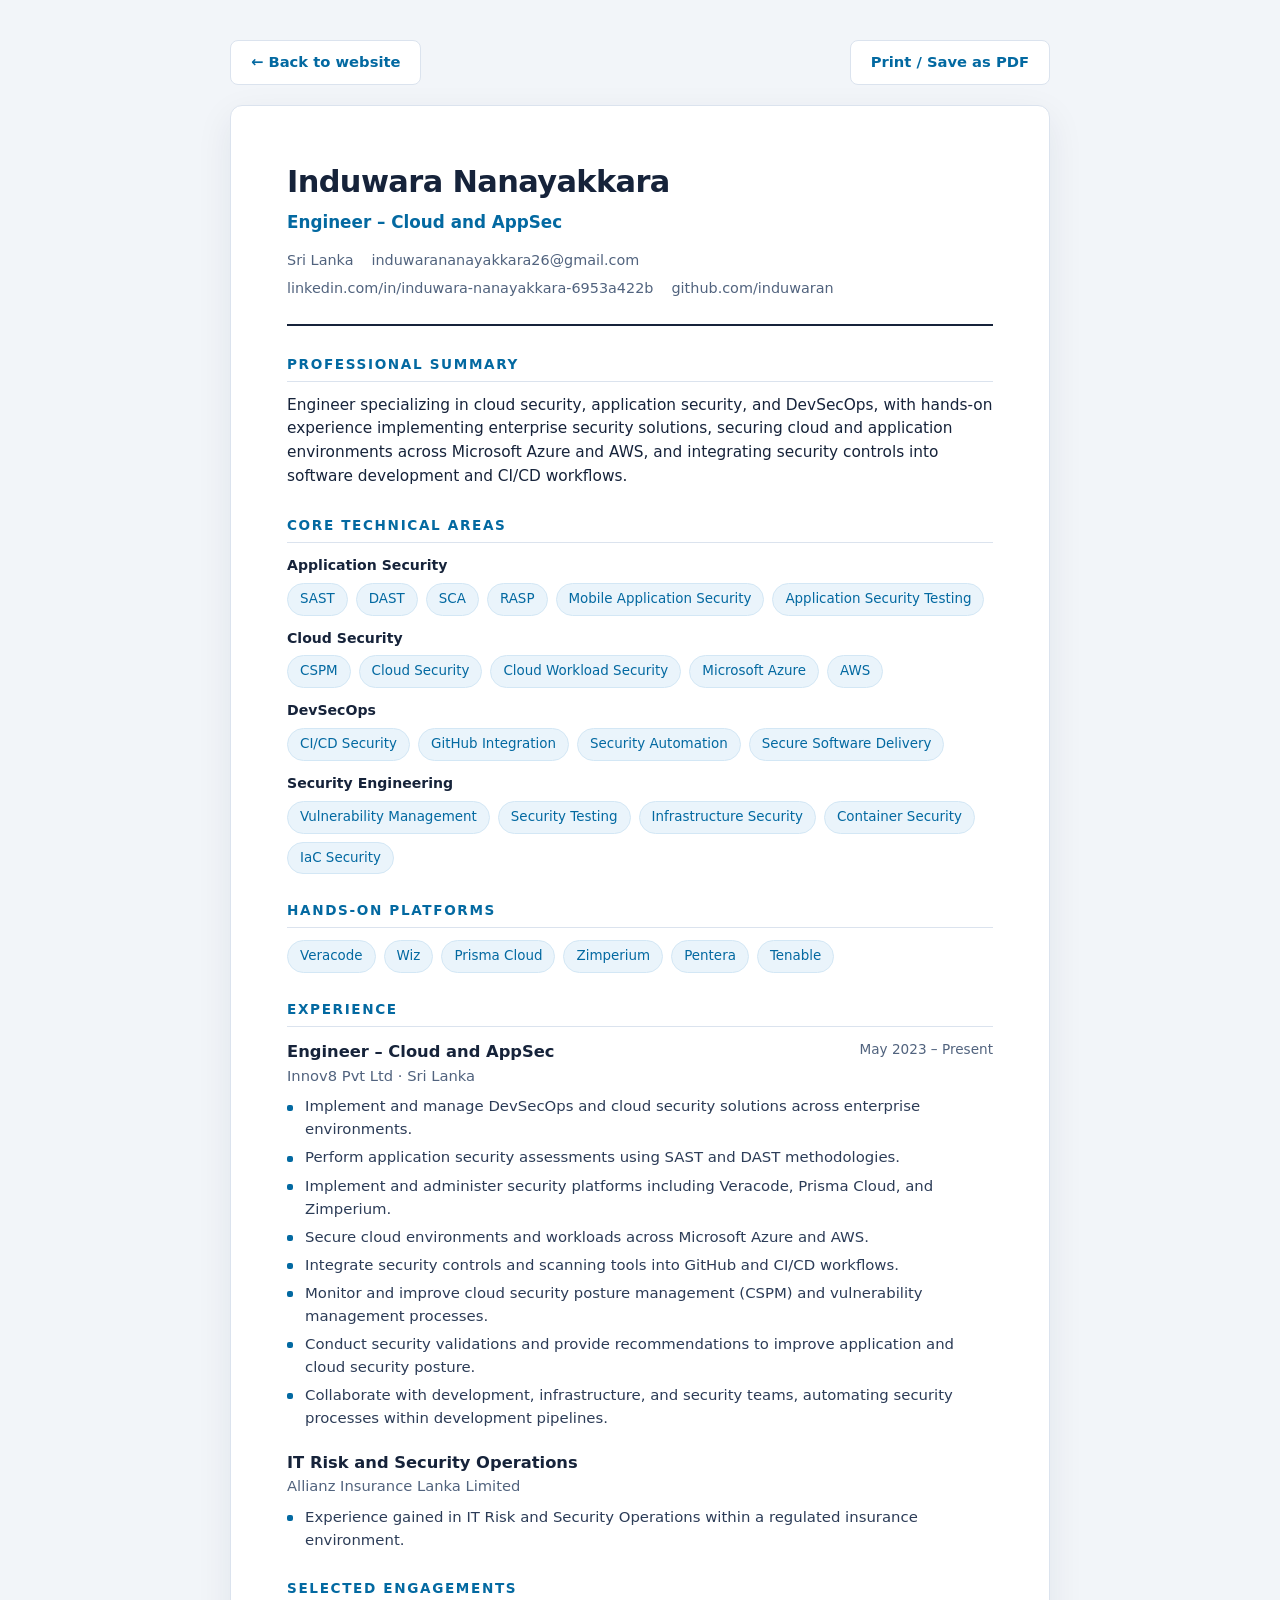
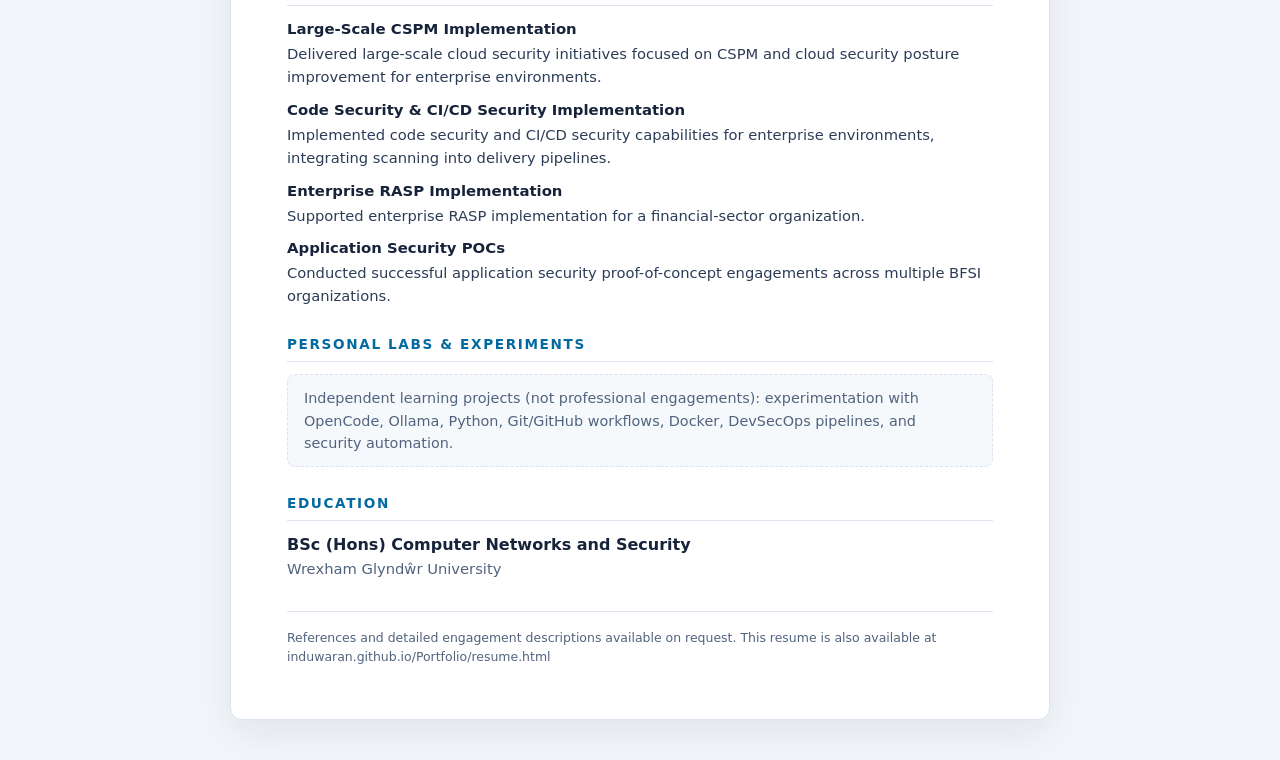
<file: resume.html>
<!DOCTYPE html>
<html lang="en">
<head>
  <meta charset="UTF-8" />
  <meta name="viewport" content="width=device-width, initial-scale=1.0" />
  <title>Resume | Induwara Nanayakkara – Engineer, Cloud and AppSec</title>
  <meta name="description" content="Resume of Induwara Nanayakkara, Engineer specializing in cloud security, application security, and DevSecOps." />
  <link rel="canonical" href="https://induwaran.github.io/Portfolio/resume.html" />
  <link rel="icon" type="image/svg+xml" href="favicon.svg" />
  <style>
    :root {
      --ink: #16233a;
      --muted: #51637e;
      --line: #dbe3ee;
      --accent: #0369a1;
      --accent-soft: #eaf4fb;
    }

    * {
      margin: 0;
      padding: 0;
      box-sizing: border-box;
    }

    body {
      font-family: system-ui, -apple-system, "Segoe UI", Roboto, "Helvetica Neue", Arial, sans-serif;
      background: #f2f5f9;
      color: var(--ink);
      line-height: 1.55;
      padding: 40px 20px;
      -webkit-font-smoothing: antialiased;
    }

    .page {
      max-width: 820px;
      margin-inline: auto;
      background: #ffffff;
      border: 1px solid var(--line);
      border-radius: 12px;
      padding: 52px 56px;
      box-shadow: 0 12px 36px rgba(22, 35, 58, 0.08);
    }

    .toolbar {
      max-width: 820px;
      margin: 0 auto 20px;
      display: flex;
      justify-content: space-between;
      align-items: center;
      gap: 12px;
      flex-wrap: wrap;
    }

    .toolbar a,
    .toolbar button {
      display: inline-block;
      border: 1px solid var(--line);
      background: #ffffff;
      color: var(--accent);
      font: inherit;
      font-weight: 600;
      font-size: 0.92rem;
      padding: 10px 20px;
      border-radius: 8px;
      cursor: pointer;
      text-decoration: none;
    }

    .toolbar button:hover,
    .toolbar a:hover {
      border-color: var(--accent);
    }

    header.r-head h1 {
      font-size: 1.9rem;
      letter-spacing: -0.02em;
    }

    header.r-head .r-title {
      font-size: 1.05rem;
      font-weight: 600;
      color: var(--accent);
      margin-top: 4px;
    }

    header.r-head .r-contact {
      margin-top: 14px;
      font-size: 0.9rem;
      color: var(--muted);
      display: flex;
      flex-wrap: wrap;
      gap: 6px 18px;
    }

    header.r-head {
      padding-bottom: 24px;
      border-bottom: 2px solid var(--ink);
      margin-bottom: 28px;
    }

    section {
      margin-bottom: 26px;
    }

    h2 {
      font-size: 0.85rem;
      text-transform: uppercase;
      letter-spacing: 0.12em;
      color: var(--accent);
      margin-bottom: 12px;
      padding-bottom: 6px;
      border-bottom: 1px solid var(--line);
    }

    .summary p {
      color: var(--ink);
      font-size: 0.96rem;
    }

    .tags {
      display: flex;
      flex-wrap: wrap;
      gap: 8px;
    }

    .tags span {
      font-size: 0.84rem;
      padding: 5px 12px;
      border-radius: 999px;
      background: var(--accent-soft);
      color: var(--accent);
      border: 1px solid #d3e7f5;
    }

    .tag-group + .tag-group {
      margin-top: 12px;
    }

    .tag-label {
      font-weight: 700;
      font-size: 0.88rem;
      margin-bottom: 6px;
    }

    .xp {
      margin-bottom: 20px;
    }

    .xp:last-child {
      margin-bottom: 0;
    }

    .xp-head {
      display: flex;
      justify-content: space-between;
      gap: 12px;
      flex-wrap: wrap;
    }

    .xp-head h3 {
      font-size: 1.02rem;
    }

    .xp-date {
      font-size: 0.85rem;
      color: var(--muted);
      white-space: nowrap;
    }

    .xp-org {
      font-size: 0.92rem;
      color: var(--muted);
      margin-bottom: 8px;
    }

    .xp ul {
      list-style: none;
    }

    .xp li {
      position: relative;
      padding-left: 18px;
      font-size: 0.93rem;
      color: #2c3c57;
      margin-top: 5px;
    }

    .xp li::before {
      content: "";
      position: absolute;
      left: 0;
      top: 0.62em;
      width: 6px;
      height: 6px;
      border-radius: 2px;
      background: var(--accent);
    }

    .engagements dt {
      font-weight: 700;
      font-size: 0.93rem;
      margin-top: 10px;
    }

    .engagements dd {
      font-size: 0.92rem;
      color: #2c3c57;
      margin-top: 2px;
    }

    .lab-note {
      font-size: 0.9rem;
      color: var(--muted);
      background: #f6f9fc;
      border: 1px dashed var(--line);
      border-radius: 8px;
      padding: 12px 16px;
    }

    .edu h3 {
      font-size: 1rem;
    }

    .edu p {
      font-size: 0.92rem;
      color: var(--muted);
    }

    footer.r-foot {
      margin-top: 30px;
      padding-top: 16px;
      border-top: 1px solid var(--line);
      font-size: 0.78rem;
      color: var(--muted);
    }

    @media (max-width: 640px) {
      body {
        padding: 16px 10px;
      }

      .page {
        padding: 30px 22px;
      }
    }

    @media print {
      @page {
        size: A4;
        margin: 14mm;
      }

      body {
        background: #ffffff;
        padding: 0;
      }

      .toolbar {
        display: none;
      }

      .page {
        border: 0;
        border-radius: 0;
        box-shadow: none;
        padding: 0;
        max-width: none;
      }

      * {
        -webkit-print-color-adjust: exact;
        print-color-adjust: exact;
      }
    }
  </style>
</head>
<body>

  <div class="toolbar no-print">
    <a href="index.html">← Back to website</a>
    <button type="button" id="print-btn">Print / Save as PDF</button>
  </div>

  <div class="page">

    <header class="r-head">
      <h1>Induwara Nanayakkara</h1>
      <p class="r-title">Engineer – Cloud and AppSec</p>
      <div class="r-contact">
        <span>Sri Lanka</span>
        <span>induwarananayakkara26@gmail.com</span>
        <span>linkedin.com/in/induwara-nanayakkara-6953a422b</span>
        <span>github.com/induwaran</span>
      </div>
    </header>

    <section class="summary">
      <h2>Professional Summary</h2>
      <p>
        Engineer specializing in cloud security, application security, and
        DevSecOps, with hands-on experience implementing enterprise security
        solutions, securing cloud and application environments across Microsoft
        Azure and AWS, and integrating security controls into software development
        and CI/CD workflows.
      </p>
    </section>

    <section>
      <h2>Core Technical Areas</h2>
      <div class="tag-group">
        <p class="tag-label">Application Security</p>
        <div class="tags">
          <span>SAST</span><span>DAST</span><span>SCA</span><span>RASP</span>
          <span>Mobile Application Security</span><span>Application Security Testing</span>
        </div>
      </div>
      <div class="tag-group">
        <p class="tag-label">Cloud Security</p>
        <div class="tags">
          <span>CSPM</span><span>Cloud Security</span><span>Cloud Workload Security</span>
          <span>Microsoft Azure</span><span>AWS</span>
        </div>
      </div>
      <div class="tag-group">
        <p class="tag-label">DevSecOps</p>
        <div class="tags">
          <span>CI/CD Security</span><span>GitHub Integration</span>
          <span>Security Automation</span><span>Secure Software Delivery</span>
        </div>
      </div>
      <div class="tag-group">
        <p class="tag-label">Security Engineering</p>
        <div class="tags">
          <span>Vulnerability Management</span><span>Security Testing</span>
          <span>Infrastructure Security</span><span>Container Security</span><span>IaC Security</span>
        </div>
      </div>
    </section>

    <section>
      <h2>Hands-On Platforms</h2>
      <div class="tags">
        <span>Veracode</span><span>Wiz</span><span>Prisma Cloud</span>
        <span>Zimperium</span><span>Pentera</span><span>Tenable</span>
      </div>
    </section>

    <section>
      <h2>Experience</h2>

      <article class="xp">
        <div class="xp-head">
          <h3>Engineer – Cloud and AppSec</h3>
          <span class="xp-date">May 2023 – Present</span>
        </div>
        <p class="xp-org">Innov8 Pvt Ltd · Sri Lanka</p>
        <ul>
          <li>Implement and manage DevSecOps and cloud security solutions across enterprise environments.</li>
          <li>Perform application security assessments using SAST and DAST methodologies.</li>
          <li>Implement and administer security platforms including Veracode, Prisma Cloud, and Zimperium.</li>
          <li>Secure cloud environments and workloads across Microsoft Azure and AWS.</li>
          <li>Integrate security controls and scanning tools into GitHub and CI/CD workflows.</li>
          <li>Monitor and improve cloud security posture management (CSPM) and vulnerability management processes.</li>
          <li>Conduct security validations and provide recommendations to improve application and cloud security posture.</li>
          <li>Collaborate with development, infrastructure, and security teams, automating security processes within development pipelines.</li>
        </ul>
      </article>

      <article class="xp">
        <div class="xp-head">
          <h3>IT Risk and Security Operations</h3>
        </div>
        <p class="xp-org">Allianz Insurance Lanka Limited</p>
        <ul>
          <li>Experience gained in IT Risk and Security Operations within a regulated insurance environment.</li>
        </ul>
      </article>
    </section>

    <section>
      <h2>Selected Engagements</h2>
      <dl class="engagements">
        <dt>Large-Scale CSPM Implementation</dt>
        <dd>Delivered large-scale cloud security initiatives focused on CSPM and cloud security posture improvement for enterprise environments.</dd>
        <dt>Code Security &amp; CI/CD Security Implementation</dt>
        <dd>Implemented code security and CI/CD security capabilities for enterprise environments, integrating scanning into delivery pipelines.</dd>
        <dt>Enterprise RASP Implementation</dt>
        <dd>Supported enterprise RASP implementation for a financial-sector organization.</dd>
        <dt>Application Security POCs</dt>
        <dd>Conducted successful application security proof-of-concept engagements across multiple BFSI organizations.</dd>
      </dl>
    </section>

    <section>
      <h2>Personal Labs &amp; Experiments</h2>
      <p class="lab-note">
        Independent learning projects (not professional engagements): experimentation with
        OpenCode, Ollama, Python, Git/GitHub workflows, Docker, DevSecOps pipelines, and
        security automation.
      </p>
    </section>

    <section class="edu">
      <h2>Education</h2>
      <h3>BSc (Hons) Computer Networks and Security</h3>
      <p>Wrexham Glyndŵr University</p>
    </section>

    <footer class="r-foot">
      References and detailed engagement descriptions available on request.
      This resume is also available at induwaran.github.io/Portfolio/resume.html
    </footer>

  </div>

  <script>
    document.getElementById("print-btn").addEventListener("click", function () {
      window.print();
    });
  </script>
</body>
</html>
</file>
